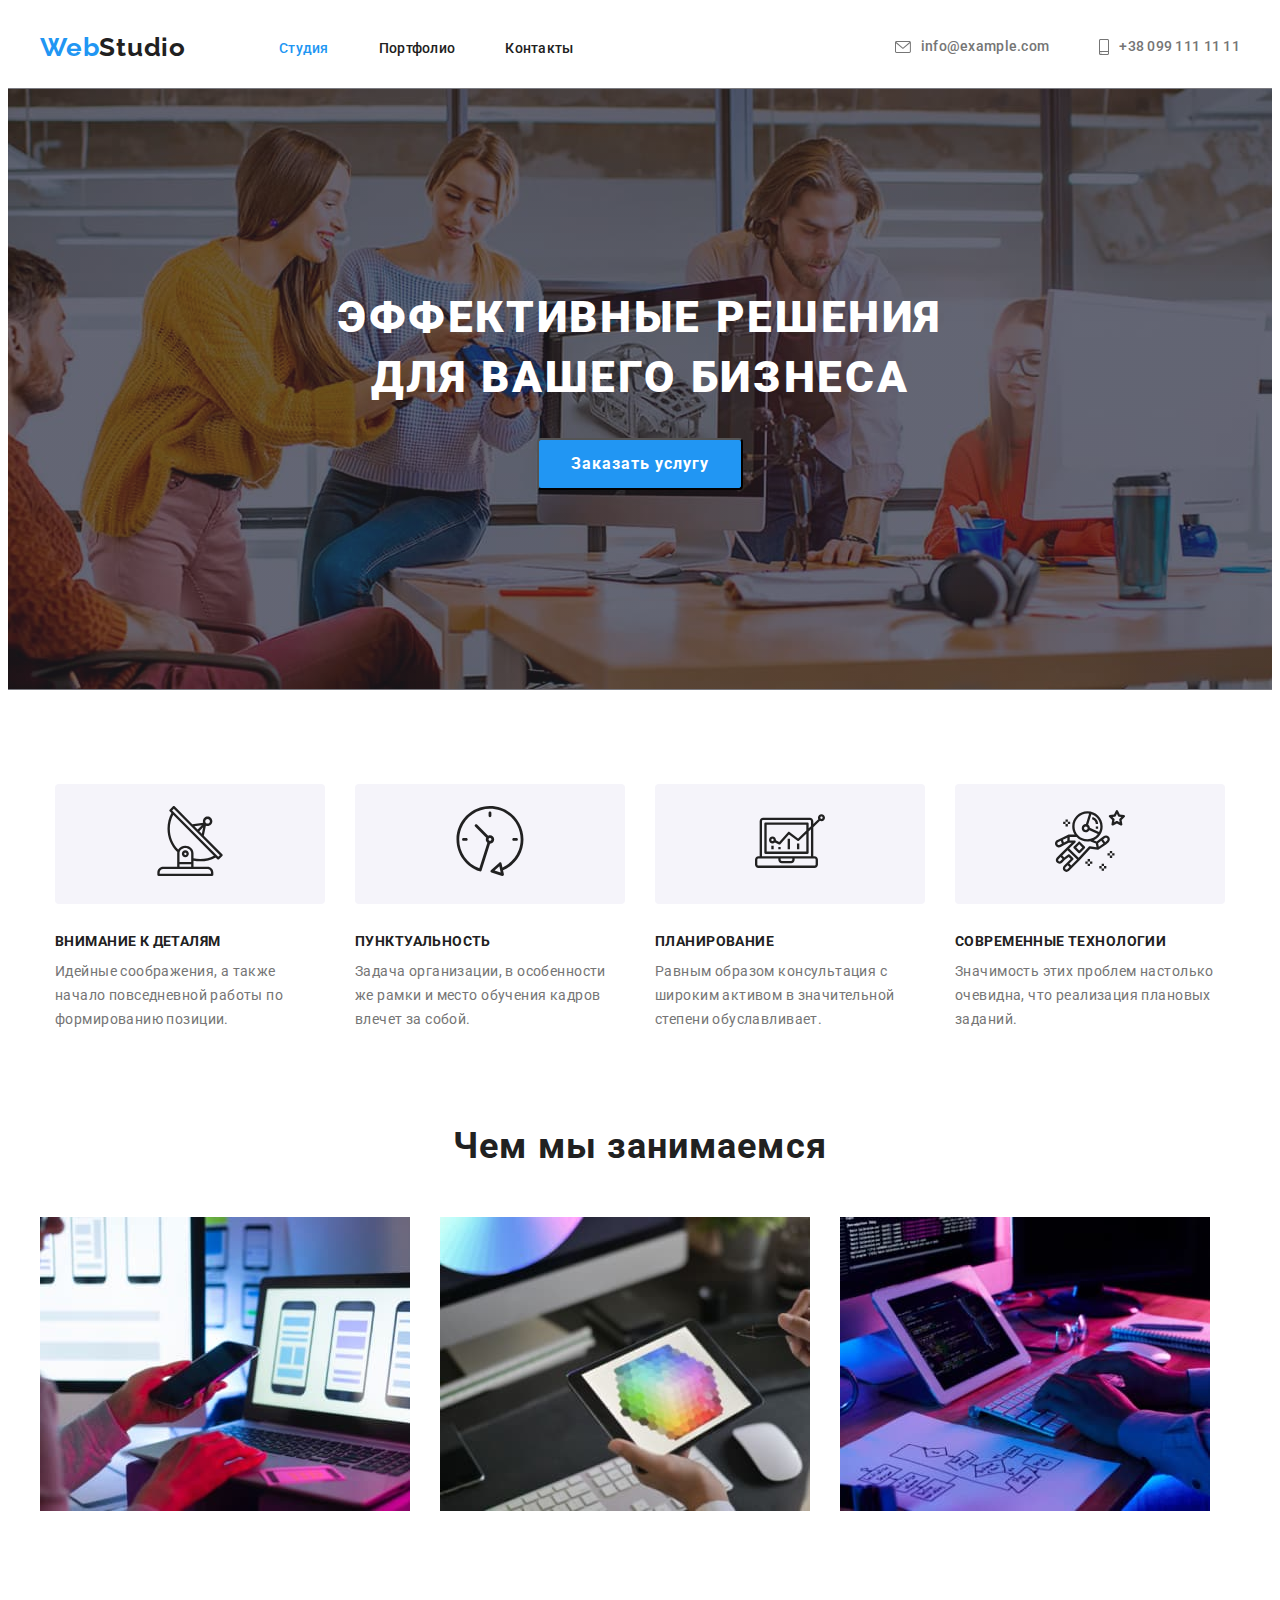
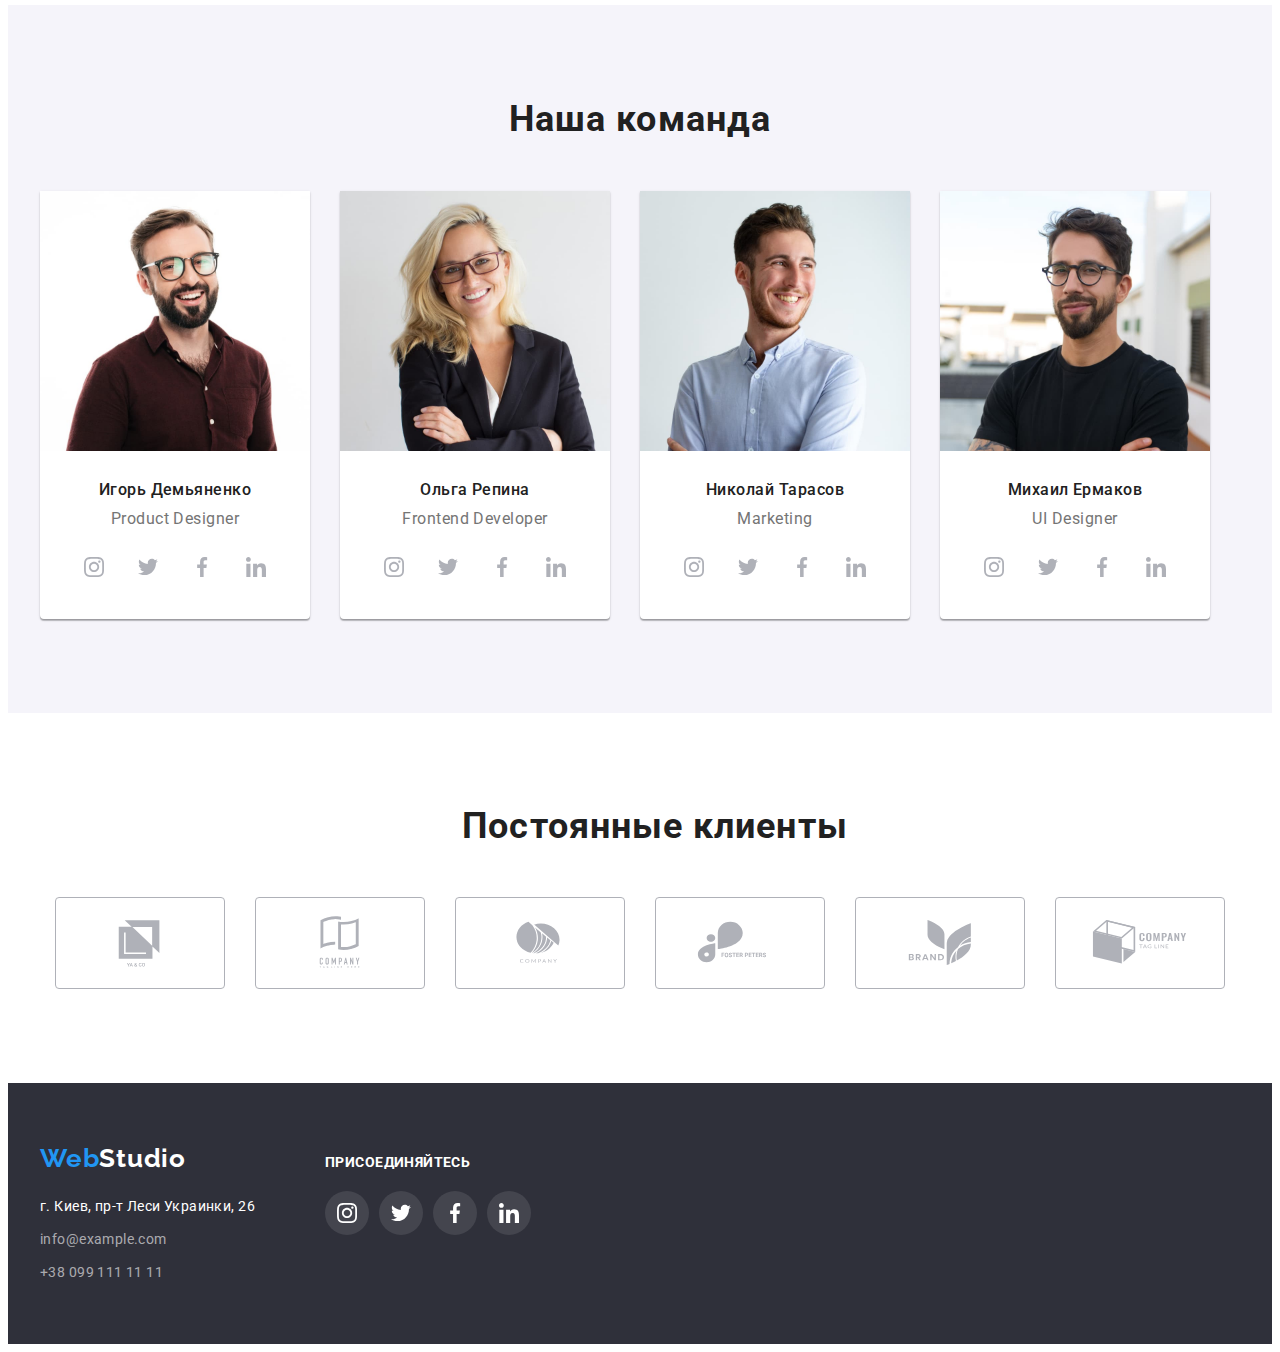
<file: index.html>
<!DOCTYPE html>
<html lang="ru">
<head>
    <meta charset="UTF-8">
    <meta http-equiv="X-UA-Compatible" content="IE=edge">
    <meta name="viewport" content="width=device-width, initial-scale=1.0">
    <title>Cтудия</title>
    <link rel="preconnect" href="https://fonts.googleapis.com">
    <link rel="preconnect" href="https://fonts.gstatic.com" crossorigin>
    <link href="https://fonts.googleapis.com/css2?family=Raleway:wght@700&family=Roboto:wght@400;500;700;900&display=swap"
        rel="stylesheet">
        <link rel="stylesheet" href="https://cdnjs.cloudflare.com/ajax/libs/modern-normalize/1.1.0/modern-normalize.min.css"
            integrity="sha512-wpPYUAdjBVSE4KJnH1VR1HeZfpl1ub8YT/NKx4PuQ5NmX2tKuGu6U/JRp5y+Y8XG2tV+wKQpNHVUX03MfMFn9Q=="
            crossorigin="anonymous" referrerpolicy="no-referrer" />
    <link rel="stylesheet" href="./css/styles.css" />
</head>
<body>
    <!--Шапка сайта-->
    <header class="header">
        <div class="container header-container">
        <a class="header-logo link" href="/" target="_blank">
            <span id="logo-blue">Web</span><span id="logo-black">Studio</span>
        </a>
            <nav class="header-nav">
            <ul class="list header-list">
                <li class="header-item"><a class="link header-link current" href="">Студия</a></li>
                <li class="header-item"><a class="link header-link" href="./portfolio.html">Портфолио</a></li>
                <li class="header-item"><a class="link header-link" href="">Контакты</a></li>
            </ul>
        </nav>
        <div class="header-connect">
            <a class="link contact-contact" href="mailto:info@example.com"><svg class="header-social-icon" width="16" height="12">
                <use href="./images3/icons2.svg#icon-envelope-hover"></use>
            </svg>info@example.com</a>
            <a class="link contact-tel" href="tel:+380991111111"><svg class="header-social-icon" width="10" height="16">
                <use href="./images3/icons2.svg#icon-smartphone"></use>
            </svg>+38 099 111 11 11</a>
        </div>
    </div>
    </header>
    <main>
        <!--Герой-->
            <section class="main-button">
                <div class="container hero-container">
                <h1 class="pre-title-button">Эффективные решения <br /> для вашего бизнеса</h1>
                <button type="button" class="header-button">Заказать услугу</button>
                </div>
            </section> 
        <!--Преимущества-->
        <section class="features">
            <div class="container-features">
            <ul class="list features-list">
                <li class="features-item">
                    <div class="icon-features">
                        <a href="" class="features-social-link"><svg class="features-social-icon" width="70" height="70">
                                <use href="./images3/icons2.svg#icon-antenna"></use>
                            </svg></a>
                    </div>
                    <h3 сlass="features-title">Внимание к деталям</h3>
                    <p class="features-after-title">Идейные соображения, а также начало повседневной работы по формированию позиции.</p>
                </li>
                <li class="features-item">
                    <div class="icon-features">
                        <a href="" class="features-social-link"><svg class="features-social-icon" width="70" height="70">
                                <use href="./images3/icons2.svg#icon-clock"></use>
                            </svg></a>
                    </div>
                    <h3 сlass="features-title">Пунктуальность</h3>
                     <p class="features-after-title">Задача организации, в особенности же рамки и место обучения кадров влечет за собой.</p>
                </li>
                <li class="features-item">
                    <div class="icon-features">
                        <a href="" class="features-social-link"><svg class="features-social-icon" width="70" height="70">
                                <use href="./images3/icons2.svg#icon-diagram"></use>
                            </svg></a>
                    </div>
                    <h3 сlass="features-title">Планирование</h3>
                    <p class="features-after-title">Равным образом консультация с широким активом в значительной степени обуславливает.</p>
                </li>
                <li class="features-item">
                    <div class="icon-features">
                        <a href="" class="features-social-link"><svg class="features-social-icon" width="70" height="70">
                                <use href="./images3/icons2.svg#icon-astronaut"></use>
                            </svg></a>
                    </div>
                    <h3 сlass="features-title">Современные технологии</h3>
                    <p class="features-after-title">Значимость этих проблем настолько очевидна, что реализация плановых заданий.</p>
                </li>

            </ul>
            </div>
        </section>
        <!--Чем занимаеться WebStudio-->
        <section class="about">
            <div class="container">
            <h2 class="about-title">Чем мы занимаемся</h2>
            <ul class="list about-list">
                <li class="about-item">
                    <img src="./images1/img-2.jpg" alt="Компьютер" width="370">
                </li>
                <li class="about-item">
                    <img src="./images1/img-3.jpg" alt="Телефон" width="370">
                </li>
                <li class="about-item">
                    <img src="./images1/img.jpg" alt="Планшет" width="370">
                </li>
            </ul>
        </div>
        </section>
        <!--Команда WebStudio-->
        <section class="team">
            <div class="container">
            <h2 class="team-pre-title">Наша команда</h2>
            <ul class="list team-list">
                <li class="about-item-team">
                    <article class="our-team">
                    <div class="team-thumb">
                    <img src="./images1/img-5.jpg" alt="Фото Игоря Демьяненко" width="270">
                    </div>
                    <div class="team-content">
                    <h3 class="team-title">Игорь Демьяненко</h3>
                    <p lang="en" class="team-after-title">Product Designer</p>
                    <ul class="team-social-list list">
                        <li class="team-social-item">
                        <a href=""class="team-social-link"><svg class="team-social-icon" width="20" height="20">
                            <use href="./images3/icons.svg#icon-instagram"></use>
                        </svg></a>
                        </li>
                        <li class="team-social-item">
                            <a href="" class="team-social-link"><svg class="team-social-icon" width="20" height="20">
                                <use href="./images3/icons.svg#icon-twitter"></use>
                            </svg></a>
                        </li>
                        <li class="team-social-item">
                            <a href="" class="team-social-link"><svg class="team-social-icon" width="20" height="20">
                                <use href="./images3/icons.svg#icon-facebook"></use>
                            </svg></a>
                        </li>
                        <li class="team-social-item">
                            <a href="" class="team-social-link"><svg class="team-social-icon" width="20" height="20">
                                <use href="./images3/icons.svg#icon-linkedin"></use>
                            </svg></a>
                        </li>
                     </ul>
                    </div>
                </article>
                </li>
                <li class="about-item-team">
                    <article class="our-team">
                        <div class="team-thumb">
                    <img src="./images1/img-2-2.jpg" alt="Фото Ольги Репиной" width="270">
                    </div>
                    <div class="team-content">
                    <h3 class="team-title">Ольга Репина</h3>
                    <p lang="en" class="team-after-title">Frontend Developer</p>
                    <ul class="team-social-list list">
                        <li class="team-social-item">
                            <a href="" class="team-social-link"><svg class="team-social-icon" width="20" height="20">
                                <use href="./images3/icons.svg#icon-instagram"></use>
                            </svg></a>
                        </li>
                        <li class="team-social-item">
                            <a href="" class="team-social-link"><svg class="team-social-icon" width="20" height="20">
                                <use href="./images3/icons.svg#icon-twitter"></use>
                            </svg></a>
                        </li>
                        <li class="team-social-item">
                            <a href="" class="team-social-link"><svg class="team-social-icon" width="20" height="20">
                                <use href="./images3/icons.svg#icon-facebook"></use>
                            </svg></a>
                        </li>
                        <li class="team-social-item">
                            <a href="" class="team-social-link"><svg class="team-social-icon" width="20" height="20">
                                <use href="./images3/icons.svg#icon-linkedin"></use>
                            </svg></a>
                        </li>
                    </ul>
                    </div>
                    </article>
                </li>
                <li class="about-item-team">
                    <article class="our-team">
                        <div class="team-thumb">
                    <img src="./images1/img-3-2.jpg" alt="Фото Николая Тарасова" width="270">
                    </div>
                    <div class="team-content">
                    <h3 class="team-title">Николай Тарасов</h3>
                    <p lang="en" class="team-after-title">Marketing</p>
                    <ul class="team-social-list list">
                        <li class="team-social-item">
                            <a href="" class="team-social-link"><svg class="team-social-icon" width="20" height="20">
                                <use href="./images3/icons.svg#icon-instagram"></use>
                            </svg></a>
                        </li>
                        <li class="team-social-item">
                            <a href="" class="team-social-link"><svg class="team-social-icon" width="20" height="20">
                                <use href="./images3/icons.svg#icon-twitter"></use>
                            </svg></a>
                        </li>
                        <li class="team-social-item">
                            <a href="" class="team-social-link"><svg class="team-social-icon" width="20" height="20">
                                <use href="./images3/icons.svg#icon-facebook"></use>
                            </svg></a>
                        </li>
                        <li class="team-social-item">
                            <a href="" class="team-social-link"><svg class="team-social-icon" width="20" height="20">
                                <use href="./images3/icons.svg#icon-linkedin"></use>
                            </svg></a>
                        </li>
                    </ul>
                    </div>
                    </article>
                </li>
                <li class="about-item-team"> 
                    <article class="our-team"> 
                        <div class="team-thumb">
                    <img src="./images1/img-4-2.jpg" alt="Фото Михаила Ермакова" width="270">
                    </div>
                    <div class="team-content">
                    <h3 class="team-title">Михаил Ермаков</h3>
                    <p lang="en" class="team-after-title">UI Designer</p>
                    <ul class="team-social-list list">
                        <li class="team-social-item">
                            <a href="" class="team-social-link"><svg class="team-social-icon" width="20" height="20">
                                <use href="./images3/icons.svg#icon-instagram"></use>
                            </svg></a>
                        </li>
                        <li class="team-social-item">
                            <a href="" class="team-social-link"><svg class="team-social-icon" width="20" height="20">
                                <use href="./images3/icons.svg#icon-twitter"></use>
                            </svg></a>
                        </li>
                        <li class="team-social-item">
                            <a href="" class="team-social-link"><svg class="team-social-icon" width="20" height="20">
                                <use href="./images3/icons.svg#icon-facebook"></use>
                            </svg></a>
                        </li>
                        <li class="team-social-item">
                            <a href="" class="team-social-link"><svg class="team-social-icon" width="20" height="20">
                                <use href="./images3/icons.svg#icon-linkedin"></use>
                            </svg></a>
                        </li>
                    </ul>
                    </div>
                    </article>
                </li>
            </ul>
        </div>
        </section>
<section class="section-our-clients container">
    <div class="our-clients-main container">
        <h2 class="clients-title">Постоянные клиенты</h2>
         <ul class="clients-social-list list">
    <li class="clients-social-item">
        <a href="" class="clients-social-link"><svg class="clients-social-icon" width="106" height="60">
                <use href="./images3/icons2.svg#icon-Logo"></use>
            </svg></a>
    </li>
    <li class="clients-social-item">
        <a href="" class="clients-social-link"><svg class="clients-social-icon" width="106" height="60">
                <use href="./images3/icons2.svg#icon-Logo-2"></use>
            </svg></a>
    </li>
    <li class="clients-social-item">
        <a href="" class="clients-social-link"><svg class="clients-social-icon" width="106" height="60">
                <use href="./images3/icons2.svg#icon-Logo-3"></use>
            </svg></a>
    </li>
    <li class="clients-social-item">
        <a href="" class="clients-social-link"><svg class="clients-social-icon" width="106" height="60">
                <use href="./images3/icons2.svg#icon-Logo-4"></use>
            </svg></a>
    </li>
    <li class="clients-social-item">
        <a href="" class="clients-social-link"><svg class="clients-social-icon" width="106" height="60">
                <use href="./images3/icons2.svg#icon-Logo-5"></use>
            </svg></a>
    </li>
    <li class="clients-social-item">
        <a href="" class="clients-social-link"><svg class="clients-social-icon" width="106" height="60">
                <use href="./images3/icons2.svg#icon-Logo-6"></use>
            </svg></a>
    </li>
    </ul>
    </div>
    </section>
    </main>
    <!--Футер-->
    <footer class="footer">
        <div class="main-footer container">
        <div class="footer-left">
    <a class="footer-logo link" href="/" target="_blank">
        <span id="logo-blue">Web</span><span id="logo-white">Studio</span>
    </a>
        <address class="address">
            г. Киев, пр-т Леси Украинки, 26
        </address>
        <address class="address tel">
           <p class="kuku"><a class="link" href="mailto:info@example.com">info@example.com</a></p>
           <p><a class=" link tel" href="tel:+380991111111">+38 099 111 11 11</a></p>
        </address>
        </div>

        <div class="footer-right">
            <h3 class="footer-right-title">присоединяйтесь</h3>
            <ul class="footer-social-list list">
                <li class="footer-social-item">
                    <a href="" class="footer-social-link"><svg class="footer-social-icon" width="20" height="20">
                            <use href="./images3/icons.svg#icon-instagram"></use>
                        </svg></a>
                </li>
                <li class="footer-social-item">
                    <a href="" class="footer-social-link"><svg class="footer-social-icon" width="20" height="20">
                            <use href="./images3/icons.svg#icon-twitter"></use>
                        </svg></a>
                </li>
                <li class="footer-social-item">
                    <a href="" class="footer-social-link"><svg class="footer-social-icon" width="20" height="20">
                            <use href="./images3/icons.svg#icon-facebook"></use>
                        </svg></a>
                </li>
                <li class="footer-social-item">
                    <a href="" class="footer-social-link"><svg class="footer-social-icon" width="20" height="20">
                            <use href="./images3/icons.svg#icon-linkedin"></use>
                        </svg></a>
                </li>
            </ul>
        </div>
        </div>
    </footer>
</body>
</html>
</file>
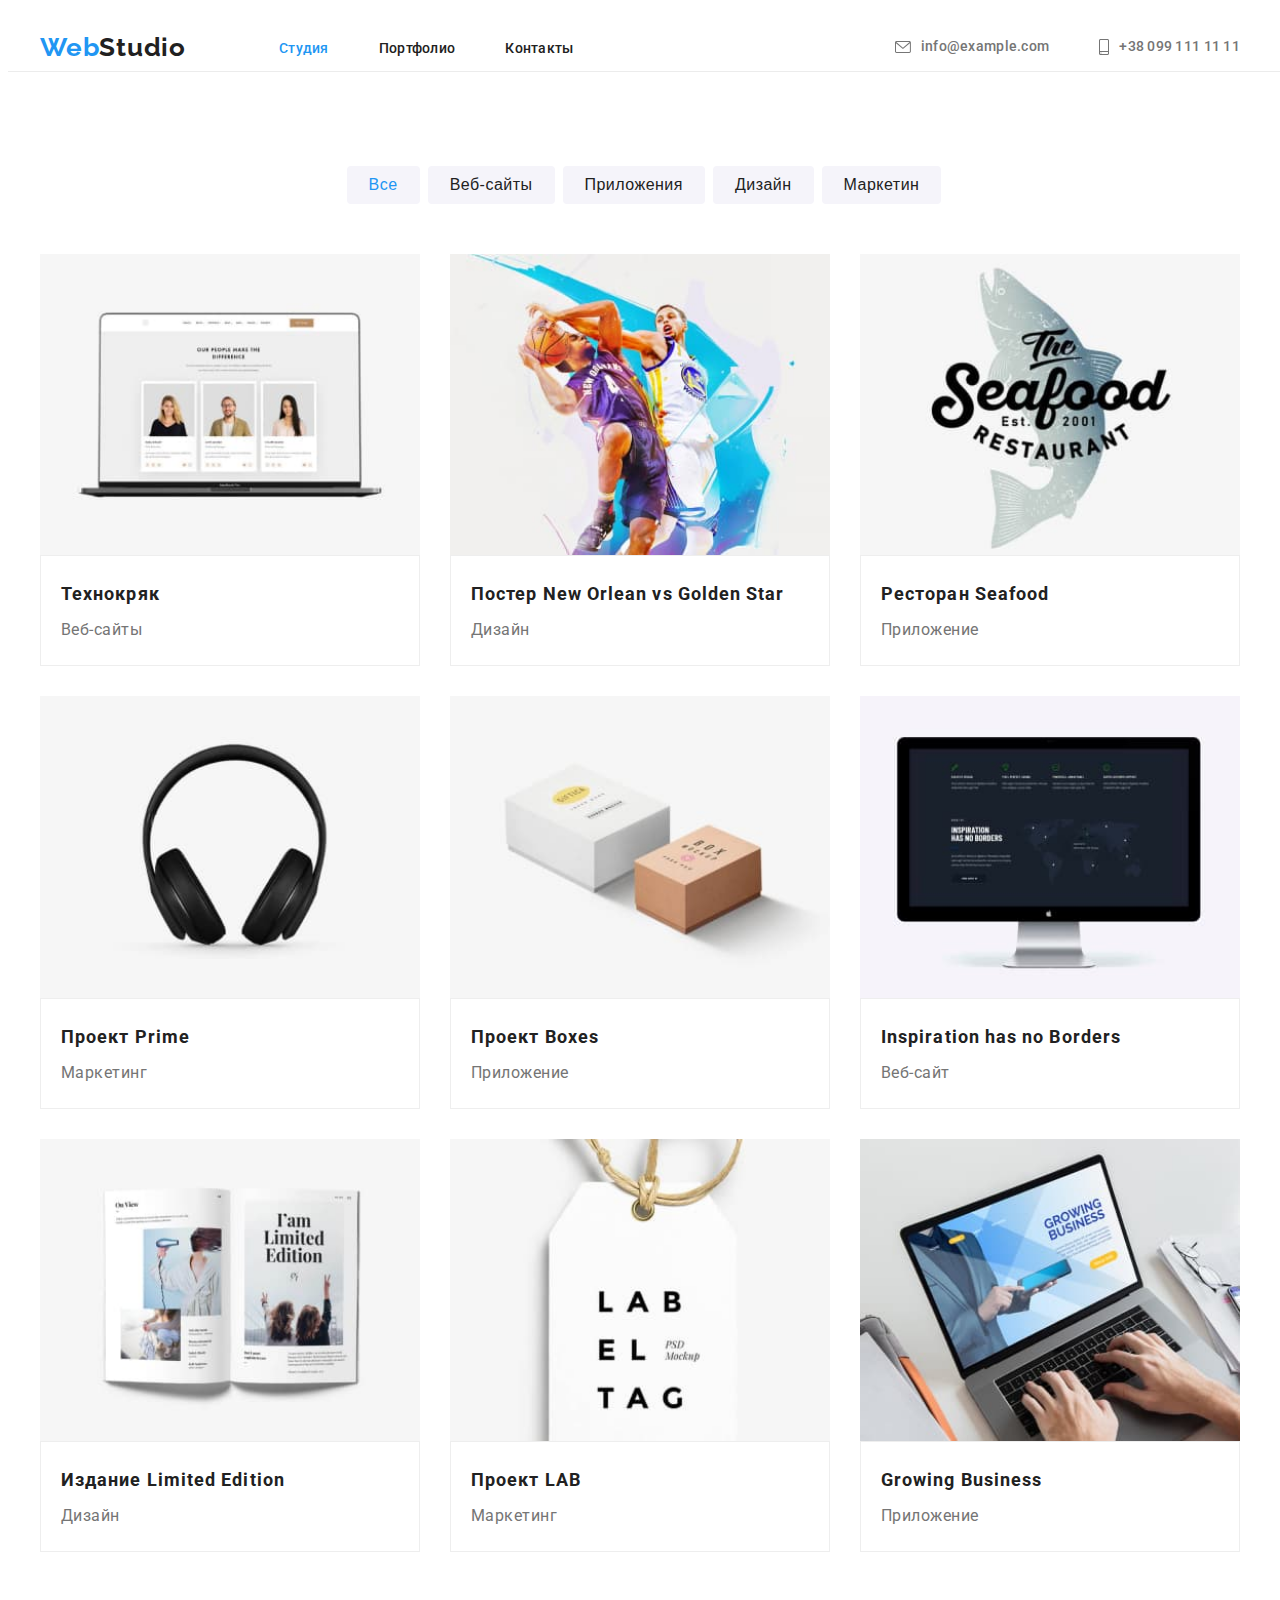
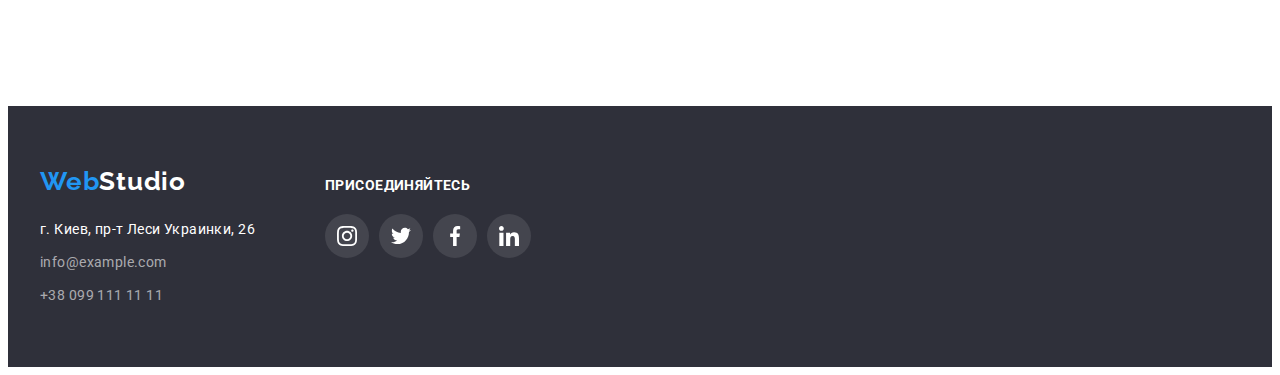
<file: portfolio.html>
<!DOCTYPE html>
<html lang="ru">

<head>
    <meta charset="UTF-8">
    <meta http-equiv="X-UA-Compatible" content="IE=edge">
    <meta name="viewport" content="width=device-width, initial-scale=1.0">
    <title>Портфолио</title>
    <link rel="preconnect" href="https://fonts.googleapis.com">
    <link rel="preconnect" href="https://fonts.gstatic.com" crossorigin>
    <link
        href="https://fonts.googleapis.com/css2?family=Raleway:wght@700&family=Roboto:wght@400;500;700;900&display=swap"
        rel="stylesheet">
    <link rel="stylesheet" href="https://cdnjs.cloudflare.com/ajax/libs/modern-normalize/1.1.0/modern-normalize.min.css"
        integrity="sha512-wpPYUAdjBVSE4KJnH1VR1HeZfpl1ub8YT/NKx4PuQ5NmX2tKuGu6U/JRp5y+Y8XG2tV+wKQpNHVUX03MfMFn9Q=="
        crossorigin="anonymous" referrerpolicy="no-referrer" />
    <link rel="stylesheet" href="./css/styles.css" />
</head>

<body>
    <!--Шапка сайта-->
    <header class="header">
        <div class="container header-container">
            <a class="header-logo link" href="/" target="_blank">
                <span id="logo-blue">Web</span><span id="logo-black">Studio</span>
            </a>
            <nav class="header-nav">
                <ul class="list header-list">
                    <li class="header-item"><a class="link header-link current" href="./index.html">Студия</a></li>
                    <li class="header-item"><a class="link header-link" href="">Портфолио</a></li>
                    <li class="header-item"><a class="link header-link" href="">Контакты</a></li>
                </ul>
            </nav>
            <div class="header-connect">
                <a class="link contact-contact" href="mailto:info@example.com"><svg class="header-social-icon" width="16" height="12">
                        <use href="./images3/icons2.svg#icon-envelope-hover"></use>
                    </svg>info@example.com</a>
                <a class="link contact-tel" href="tel:+380991111111"><svg class="header-social-icon" width="10" height="16">
                        <use href="./images3/icons2.svg#icon-smartphone"></use>
                    </svg>+38 099 111 11 11</a>
            </div>
        </div>
            <hr size="0" width="1600" color="#ECECEC">
        </header>
    <main>
        <!--Герой-->
        <section class="about-buttons">
            <div class="container">
            <ul class="list btn-list">
                <li><button type="button" class="btn-item current">Все</button></li>
                <li><button type="button" class="btn-item">Веб-сайты</button></li>
                <li><button type="button" class="btn-item">Приложения</button></li>
                <li><button type="button" class="btn-item">Дизайн</button></li>
                <li><button type="button" class="btn-item">Маркетин</button></li>
                </div>
            </ul>
        </div>
            <!--Преимущества-->
            
            <div class="container cards">
            <ul class="about-cards">
                <li class="list card-list">
                    <article class="card">
                        <div class="card-thumb">
                    <img src="./images2/img-10.jpg" alt="" width="270">
                        </div>
                        <div class="card-content">
                    <h2 class="cards-title">Технокряк</h2>
                    <p class="cards-after-title">Веб-сайты</p>
                        </div>
                    </article>
                </li>
                <li class="list card-list">
                    <article class="card">
                        <div class="card-thumb">
                    <img src="./images2/img-3-2.jpg" alt="" width="270">
                    </div>
                    <div class="card-content">
                    <h2 lang="en" class="cards-title">Постер New Orlean vs Golden Star</h2>
                    <p class="cards-after-title">Дизайн</p>
                    </div>
                    </article>
                </li>
                <li class="list card-list">
                    <article class="card">
                        <div class="card-thumb">
                    <img src="./images2/img-4-2.jpg" alt="" width="270">
                    </div>
                    <div class="card-content">
                    <h2 lang="en" class="cards-title">Ресторан Seafood</h2>
                    <p class="cards-after-title">Приложение</p>
                    </div>
                    </article>
                </li>
                <li class="list card-list">
                    <article class="card">
                        <div class="card-thumb">
                    <img src="./images2/img-5-2.jpg" alt="" width="270">
                    </div>
                    <div class="card-content">
                    <h2 lang="en" class="cards-title">Проект Prime</h2>
                    <p class="cards-after-title">Маркетинг</p>
                    </div>
                    </article>
                </li>
                <li class="list card-list">
                    <article class="card">
                        <div class="card-thumb">
                    <img src="./images2/img-2-2.jpg" alt="" width="270">
                    </div>
                    <div class="card-content">
                    <h2 lang="en" class="cards-title">Проект Boxes</h2>
                    <p class="cards-after-title">Приложение</p>
                    </div>
                    </article>
                </li>
                <li class="list card-list">
                    <article class="card">
                        <div class="card-thumb">
                    <img src="./images2/img-6-3.jpg" alt="" width="270">
                    </div>
                    <div class="card-content">
                    <h2 lang="en" class="cards-title">Inspiration has no Borders</h2>
                    <p class="cards-after-title">Веб-сайт</p>
                    </div>
                    </article>
                </li>
                <li class="list card-list">
                    <article class="card">
                        <div class="card-thumb">
                    <img src="./images2/img-7-2.jpg" alt="" width="270">
                    </div>
                    <div class="card-content">
                    <h2 class="cards-title">Издание Limited Edition</h2>
                    <p class="cards-after-title">Дизайн</p>
                    </div>
                    </article>
                </li>
                <li class="list card-list">
                    <article class="card">
                        <div class="card-thumb">
                    <img src="./images2/img-8-2.jpg" alt="" width="270">
                    </div>
                    <div class="card-content">
                    <h2 lang="en" class="cards-title">Проект LAB</h2>
                    <p class="cards-after-title">Маркетинг</p>
                    </div>
                    </article>
                </li>
                <li class="list card-list">
                    <article class="card">
                        <div class="card-thumb">
                    <img src="./images2/img-9-2.jpg" alt="" width="270">
                    </div>
                    <div class="card-content">
                    <h2 lang="en" class="cards-title">Growing Business</h2>
                    <p class="cards-after-title">Приложение</p>
                    </div>
                    </article>
                </li>
            </div>
            </ul>
        </section>
    </main>

    <!--Футер-->

<footer class="footer">
    <div class="main-footer container">
        <div class="footer-left">
            <a class="footer-logo link" href="/" target="_blank">
                <span id="logo-blue">Web</span><span id="logo-white">Studio</span>
            </a>
            <address class="address">
                г. Киев, пр-т Леси Украинки, 26
            </address>
            <address class="address tel">
                <p class="kuku"><a class="link" href="mailto:info@example.com">info@example.com</a></p>
                <p><a class=" link tel" href="tel:+380991111111">+38 099 111 11 11</a></p>
            </address>
        </div>

        <div class="footer-right">
            <h3 class="footer-right-title">присоединяйтесь</h3>
            <ul class="footer-social-list list">
                <li class="footer-social-item">
                    <a href="" class="footer-social-link"><svg class="footer-social-icon" width="20" height="20">
                            <use href="./images3/icons.svg#icon-instagram"></use>
                        </svg></a>
                </li>
                <li class="footer-social-item">
                    <a href="" class="footer-social-link"><svg class="footer-social-icon" width="20" height="20">
                            <use href="./images3/icons.svg#icon-twitter"></use>
                        </svg></a>
                </li>
                <li class="footer-social-item">
                    <a href="" class="footer-social-link"><svg class="footer-social-icon" width="20" height="20">
                            <use href="./images3/icons.svg#icon-facebook"></use>
                        </svg></a>
                </li>
                <li class="footer-social-item">
                    <a href="" class="footer-social-link"><svg class="footer-social-icon" width="20" height="20">
                            <use href="./images3/icons.svg#icon-linkedin"></use>
                        </svg></a>
                </li>
            </ul>
        </div>
    </div>
</footer>
</body>

</html>
</file>
<file: css/styles.css>
:root {
  --header-color: #ffffff;
  --first-title-color: #212121;
  --second-title-color: #757575;
  --accent-color: #2196f3;
  --first-btn-color: #ffffff;
  --second-btn-color: #2196f3;
}

body {
  font-family: Roboto, sans-serif;
  color: var(--first-title-color);
}

p,
h1,
h2,
h3,
h4,
h5,
h6 {
  margin: 0;
}
ul,
ol {
  margin: 0;
  padding-left: 0;
}
img {
  display: block;
  min-width: 100%;
  height: auto;
}

.container {
  width: 1200px;
  padding-left: 15px;
  padding-right: 15px;
  margin: 0 auto;
}

.list {
  list-style: none;
}
.link {
  text-decoration: none;
}
.header-button {
  cursor: pointer;
}
.btn-item {
  cursor: pointer;
}

.img {
  display: block;
}
/* -----HEADER------- */

.header-link.current {
  color: #2196f3;
}
.btn-item.current {
  color: var(--accent-color);
}

.header {
  background: var(--header-color);
  padding-top: 24px;
  margin-bottom: 25px;
}
.hr {
  margin: 0;
  min-height: 100vh;
  display: flex;
  justify-content: center;
  align-items: center;
  border: 1px solid #ececec;
  margin-top: 25px;
}
.header-container {
  display: flex;
  align-items: center;
}
.header-list {
  display: flex;
}
.header-connect {
  margin-left: auto;
  display: flex;
}
.header-logo {
  font-family: Raleway;
  font-style: normal;
  font-weight: bold;
  font-size: 26px;
  line-height: 1.19;
  letter-spacing: 0.03em;
  color: var(--first-title-color);
  margin-right: 93px;
}
#logo-black {
  color: var(--first-title-color);
}

#logo-blue {
  color: var(--accent-color);
}

.contact-contact:hover,
.contact-contact:focus,
.contact-tel:hover,
.contact-tel:focus {
  color: var(--accent-color);
}
.header-social-icon:hover,
.header-social-icon:focus {
  color: var(--accent-color);
}

.header-link:hover,
.header-link:focus {
  color: var(--accent-color);
}

.header-button {
  font-family: inherit;
  font-weight: bold;
  font-size: 16px;
  line-height: 1.8;
  letter-spacing: 0.06em;
  color: var(--first-btn-color);
  background-color: var(--second-btn-color);
  padding-right: 32px;
  padding-left: 32px;
  padding-top: 10px;
  padding-bottom: 10px;
  border-radius: 4px;
}

.header-button:hover,
.header-button:focus {
  color: rgba(0, 0, 0, 0.15);
}
.main-button {
  padding-top: 200px;
  padding-bottom: 200px;
  background: rgba(47, 48, 58, 0.4);
  background-image: linear-gradient(
      rgba(47, 48, 58, 0.4),
      rgba(47, 48, 58, 0.4)
    ),
    url(../images3/Img-2.jpg);
  background-position: center;
  background-repeat: no-repeat;
  max-width: 1600px;
}

.pre-title-button {
  font-weight: 900;
  font-size: 44px;
  line-height: 1.36;
  text-align: center;
  letter-spacing: 0.06em;
  text-transform: uppercase;
  color: #ffffff;
  margin-bottom: 30px;
  width: 686px;
  margin-right: auto;
  margin-left: auto;
}

.header-link {
  font-weight: 500;
  font-size: 14px;
  line-height: 1.14px;
  letter-spacing: 0.02em;
  color: #212121;
}
.header-item:not(:last-child) {
  margin-right: 50px;
}
.header-social-icon {
  margin-right: 10px;
  fill: currentColor;
}
.contact-contact {
  margin-right: 50px;
}

.contact-contact,
.contact-tel {
  font-weight: 500;
  font-size: 14px;
  line-height: 1.14;
  letter-spacing: 0.02em;
  color: #757575;
  display: flex;
  align-items: center;
}

/* -----HERO------- */
.hero-container {
  justify-content: center;
}

.features {
  padding-top: 94px;
}
.about {
  padding-top: 94px;
  padding-bottom: 94px;
}

.hero {
  background-color: #e5e5e5;
}
.icon-features {
  background: #f5f4fa;
  border-radius: 4px;
  width: 270px;
  height: 120px;
  display: flex;
  justify-content: center;
  align-items: center;
  margin-bottom: 30px;
}

.features-social-icon {
  fill: #212121;
}

.features-item {
  font-weight: 500;
  font-size: 16px;
  line-height: 1.6;
  text-align: center;
  letter-spacing: 0.03em;
  color: #212121;
  width: 270px;
}

.features-item:not(:last-child) {
  margin-right: 30px;
}

.features-list {
  display: flex;
  justify-content: center;
}
.features-item h3 {
  font-weight: bold;
  font-size: 14px;
  line-height: 1.14;
  letter-spacing: 0.03em;
  text-transform: uppercase;
  color: #212121;
  text-align: left;
}
.features-after-title {
  font-weight: normal;
  font-size: 14px;
  line-height: 1.7;
  letter-spacing: 0.03em;
  color: #757575;
  display: list-item;
  text-align: left;
  margin-top: 10px;
}

.main-button {
  padding-top: 200px;
  padding-bottom: 200px;
  text-align: center;
}

.header-button:hover,
.header-button:focus {
  color: rgba(0, 0, 0, 0.15);
}
.about-title {
  font-weight: bold;
  font-size: 36px;
  line-height: 1.16;
  text-align: center;
  letter-spacing: 0.03em;
  color: #212121;
  margin-bottom: 50px;
}
.about-list {
  display: flex;
  flex-wrap: wrap;
}
.about-item:not(:last-child) {
  margin-right: 30px;
}

.team {
  padding-top: 94px;
  padding-bottom: 94px;
  background-color: #f5f4fa;
}
.team-list {
  display: flex;
  flex-wrap: wrap;
  padding: 0;
  margin: 0;
}

.our-team {
  background: #ffffff;
  box-shadow: 0px 1px 3px rgba(0, 0, 0, 0.12), 0px 1px 1px rgba(0, 0, 0, 0.14),
    0px 2px 1px rgba(0, 0, 0, 0.2);
  border-radius: 0px 0px 4px 4px;
  overflow: hidden;
}

.about-item-team:not(:last-child) {
  margin-right: 30px;
}

.team-pre-title {
  font-weight: bold;
  font-size: 36px;
  line-height: 1.16;
  text-align: center;
  letter-spacing: 0.03em;
  color: #212121;
  margin-bottom: 50px;
}
.team-content {
  padding-bottom: 30px;
  padding-top: 30px;
  box-shadow: 0px 1px 3px rgba(0, 0, 0, 0.12), 0px 1px 1px rgba(0, 0, 0, 0.14),
    0px 2px 1px rgba(0, 0, 0, 0.2);
}
.team-social-link {
  width: 44px;
  height: 44px;
  background-color: #ffffff;
  display: flex;
  justify-content: center;
  align-items: center;
  border-radius: 50%;
}

.team-social-link:hover,
.team-social-link:focus {
  background-color: #2196f3;
}

.team-social-link:hover .team-social-icon,
.team-social-link:focus .team-social-icon {
  fill: #ffffff;
}
.team-social-icon {
  fill: #afb1b8;
}

.team-social-list {
  display: flex;
  justify-content: center;
}
.team-social-item + .team-social-item {
  margin-left: 10px;
}

.team-title {
  font-weight: 500;
  font-size: 16px;
  line-height: 1.18;
  text-align: center;
  letter-spacing: 0.03em;
  color: #212121;
  padding-bottom: 10px;
}

.team-after-title {
  font-weight: normal;
  font-size: 16px;
  line-height: 1.18;
  text-align: center;
  letter-spacing: 0.03em;
  color: #757575;
  margin-bottom: 16px;
}
.about-buttons {
  margin-top: 94px;
}
.btn-item {
  font-weight: 500;
  font-size: 16px;
  line-height: 1.6;
  text-align: center;
  letter-spacing: 0.03em;
  color: #212121;
  background: #f5f4fa;
  border-radius: 4px;
  margin-bottom: 50px;
  padding-bottom: 6px;
  padding-top: 6px;
  padding-left: 22px;
  padding-right: 22px;
  margin-left: 8px;
  border: none;
}

.btn-item:hover,
.btn-item:focus {
  background-color: var(--accent-color);
  color: #ffffff;
  box-shadow: 0px 3px 1px rgba(0, 0, 0, 0.1), 0px 1px 2px rgba(0, 0, 0, 0.08),
    0px 2px 2px rgba(0, 0, 0, 0.12);
  border-radius: 4px;
}

.btn-list {
  display: flex;
  justify-content: center;
}

.about-cards {
  padding: 0;
  margin: 0;
  list-style: 0;
  display: flex;
  flex-wrap: wrap;
  margin-left: -30px;
  margin-bottom: 30px;
}
.card-list {
  width: calc(100% / 3 - 30px);
  margin-left: 30px;
  margin-bottom: 30px;
}
.card {
  background: #ffffff;
  border-radius: 1px solid #eeeeee;
  overflow: hidden;
  box-sizing: border-box;
}

.card:hover {
  box-shadow: 0px 1px 1px rgba(0, 0, 0, 0.12), 0px 4px 4px rgba(0, 0, 0, 0.06),
    1px 4px 6px rgba(0, 0, 0, 0.16);
}

.container.cards {
  padding-bottom: 94px;
}

.card-content {
  padding-left: 20px;
  padding-right: 20px;
  padding-bottom: 20px;
  padding-top: 20px;
  border: 1px solid #eeeeee;
}

.cards-title {
  font-weight: bold;
  font-size: 18px;
  line-height: 2;
  letter-spacing: 0.06em;
  color: #212121;
}

.cards-after-title {
  font-weight: normal;
  font-size: 16px;
  line-height: 1.8;
  letter-spacing: 0.03em;
  color: #757575;
  margin-top: 4px;
}
.clients-title {
  font-family: Roboto;
  font-style: normal;
  font-weight: bold;
  font-size: 36px;
  line-height: 1.1;
  text-align: center;
  letter-spacing: 0.03em;
  color: #212121;
  margin-bottom: 50px;
}
.section-our-clients {
  padding-top: 94px;
  padding-bottom: 94px;
}
.clients-social-list {
  display: flex;
  justify-content: center;
  margin: 0;
  padding: 0;
}

.clients-social-item {
  margin-right: 30px;
}
.clients-social-link {
  width: 170px;
  height: 92px;
  display: flex;
  justify-content: center;
  align-items: center;
  border: 1px solid #afb1b8;
  box-sizing: border-box;
  border-radius: 4px;
}

.clients-social-link:hover,
.clients-social-link:focus {
  fill: var(--accent-color);
  border: 1px solid #2196f3;
}
.clients-social-link {
  fill: #afb1b8;
}

/* -----FOOTER------- */
.footer {
  background-color: #2f303a;
  padding-top: 60px;
  padding-bottom: 60px;
}
.address {
  color: var(--header-color);
}
.footer-logo {
  font-family: Raleway;
  font-style: normal;
  font-weight: bold;
  font-size: 26px;
  line-height: 1.19;
  letter-spacing: 0.03em;
  color: #2196f3;
}
.footer .link:hover,
.footer .link:focus,
.footer .tel:hover,
.footer .tel:focus {
  color: var(--accent-color);
}

.footer .link,
.footer .tel {
  color: rgba(255, 255, 255, 0.6);
}
#logo-white {
  color: #ffffff;
}
.footer .address {
  font-style: normal;
}
.address.address.tel {
  margin-top: 9px;
}
.footer.footer-logo {
  padding-bottom: 9px;
  margin-top: 60px;
}
.address.address {
  margin-top: 20px;
}
.kuku {
  margin-bottom: 9px;
}

.footer-right-title {
  font-style: normal;
  font-weight: bold;
  font-size: 14px;
  line-height: 1.14;
  letter-spacing: 0.03em;
  text-transform: uppercase;
  color: #ffffff;
  text-align: center;
  text-align: left;
  margin-bottom: 20px;
}

.footer-social-link:hover,
.footer-social-link:focus {
  background-color: #2196f3;
}

.footer-social-link:hover .footer-social-icon,
.footer-social-link:focus .footer-social-icon {
  fill: #ffffff;
}
.footer-social-icon {
  fill: #ffffff;
}
.footer-social-link {
  width: 44px;
  height: 44px;
  background-color: rgba(255, 255, 255, 0.1);
  display: flex;
  justify-content: center;
  align-items: center;
  border-radius: 50%;
}

.footer-social-list {
  display: flex;
  justify-content: center;
}
.footer-social-item + .footer-social-item {
  margin-left: 10px;
}
.main-footer {
  display: flex;
  align-items: baseline;
}

.footer-right {
  text-align: left;
  margin-left: 70px;
}
.address.address {
  font-family: Roboto;
  font-style: normal;
  font-weight: normal;
  font-size: 14px;
  line-height: 24px;
  letter-spacing: 0.03em;
}
.link.tel {
  font-family: Roboto;
  font-style: normal;
  font-weight: normal;
  font-size: 14px;
  line-height: 24px;
  letter-spacing: 0.03em;
}
</file>
